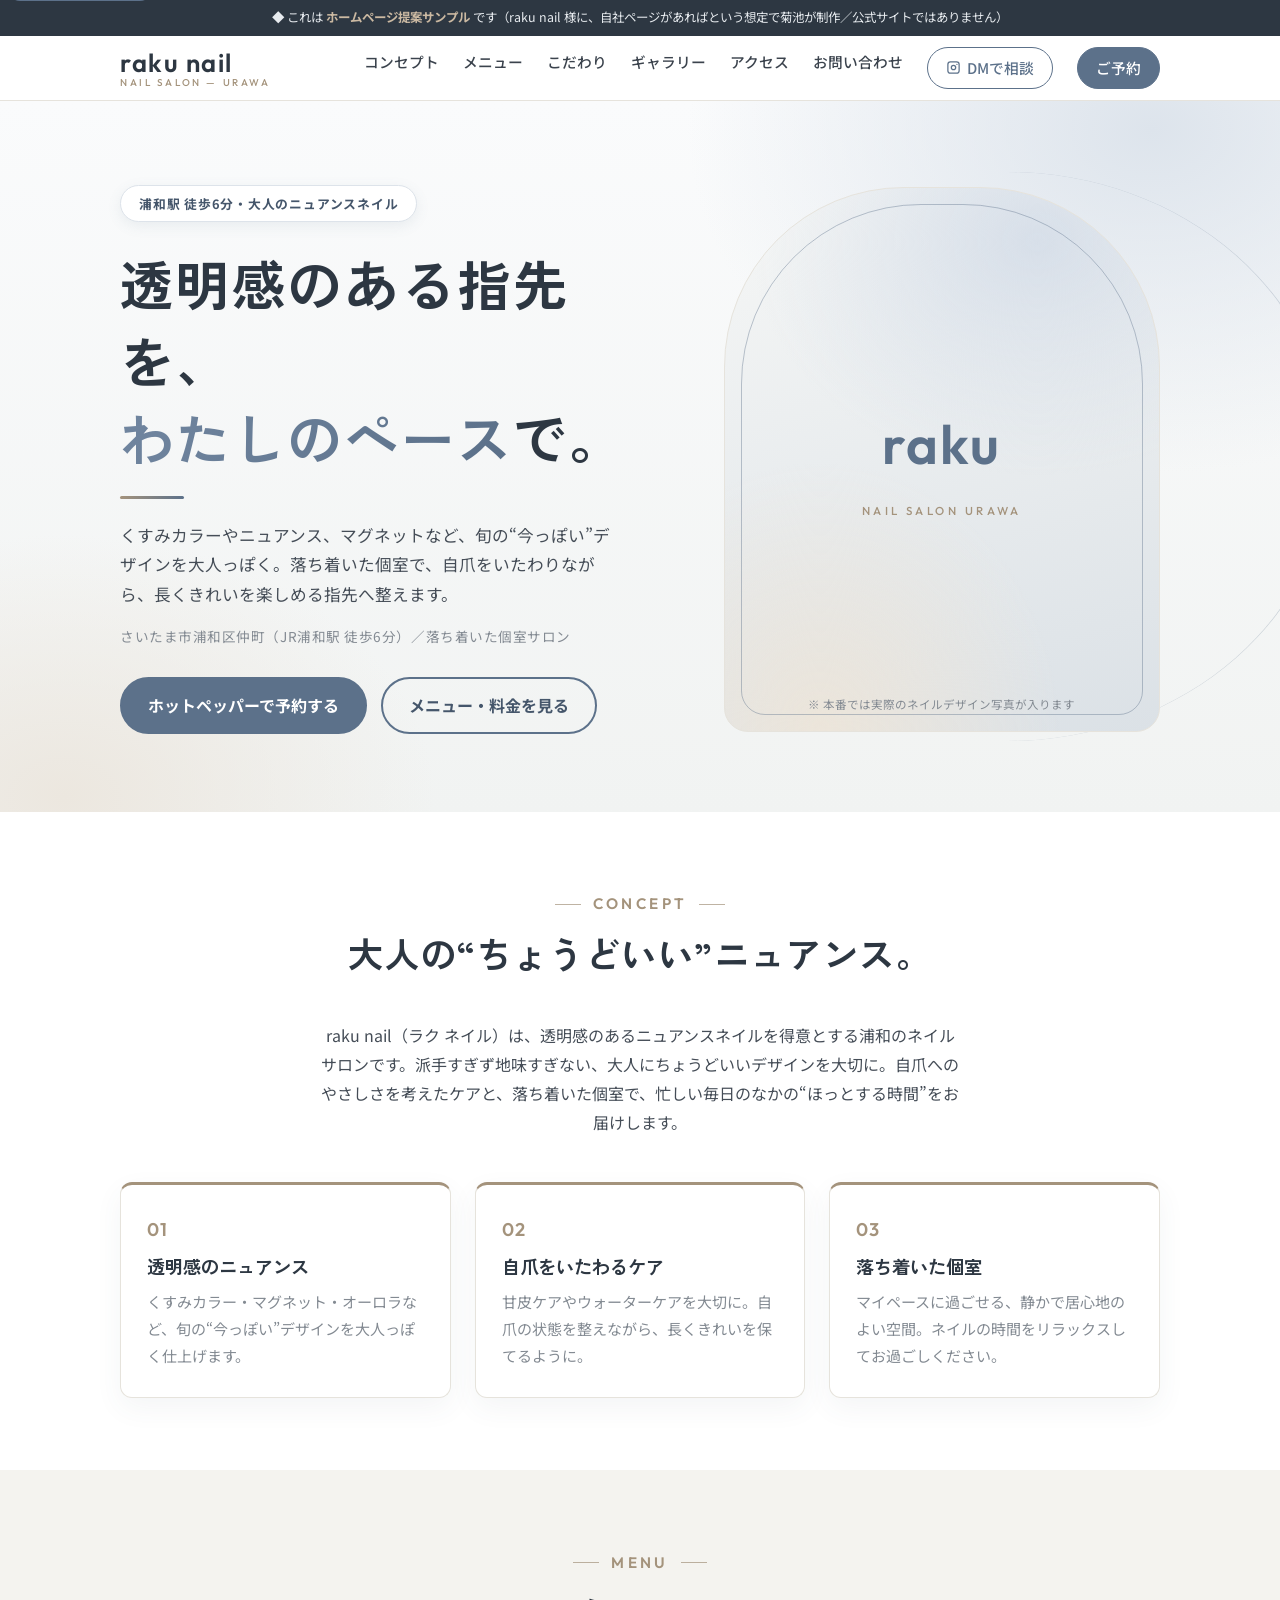
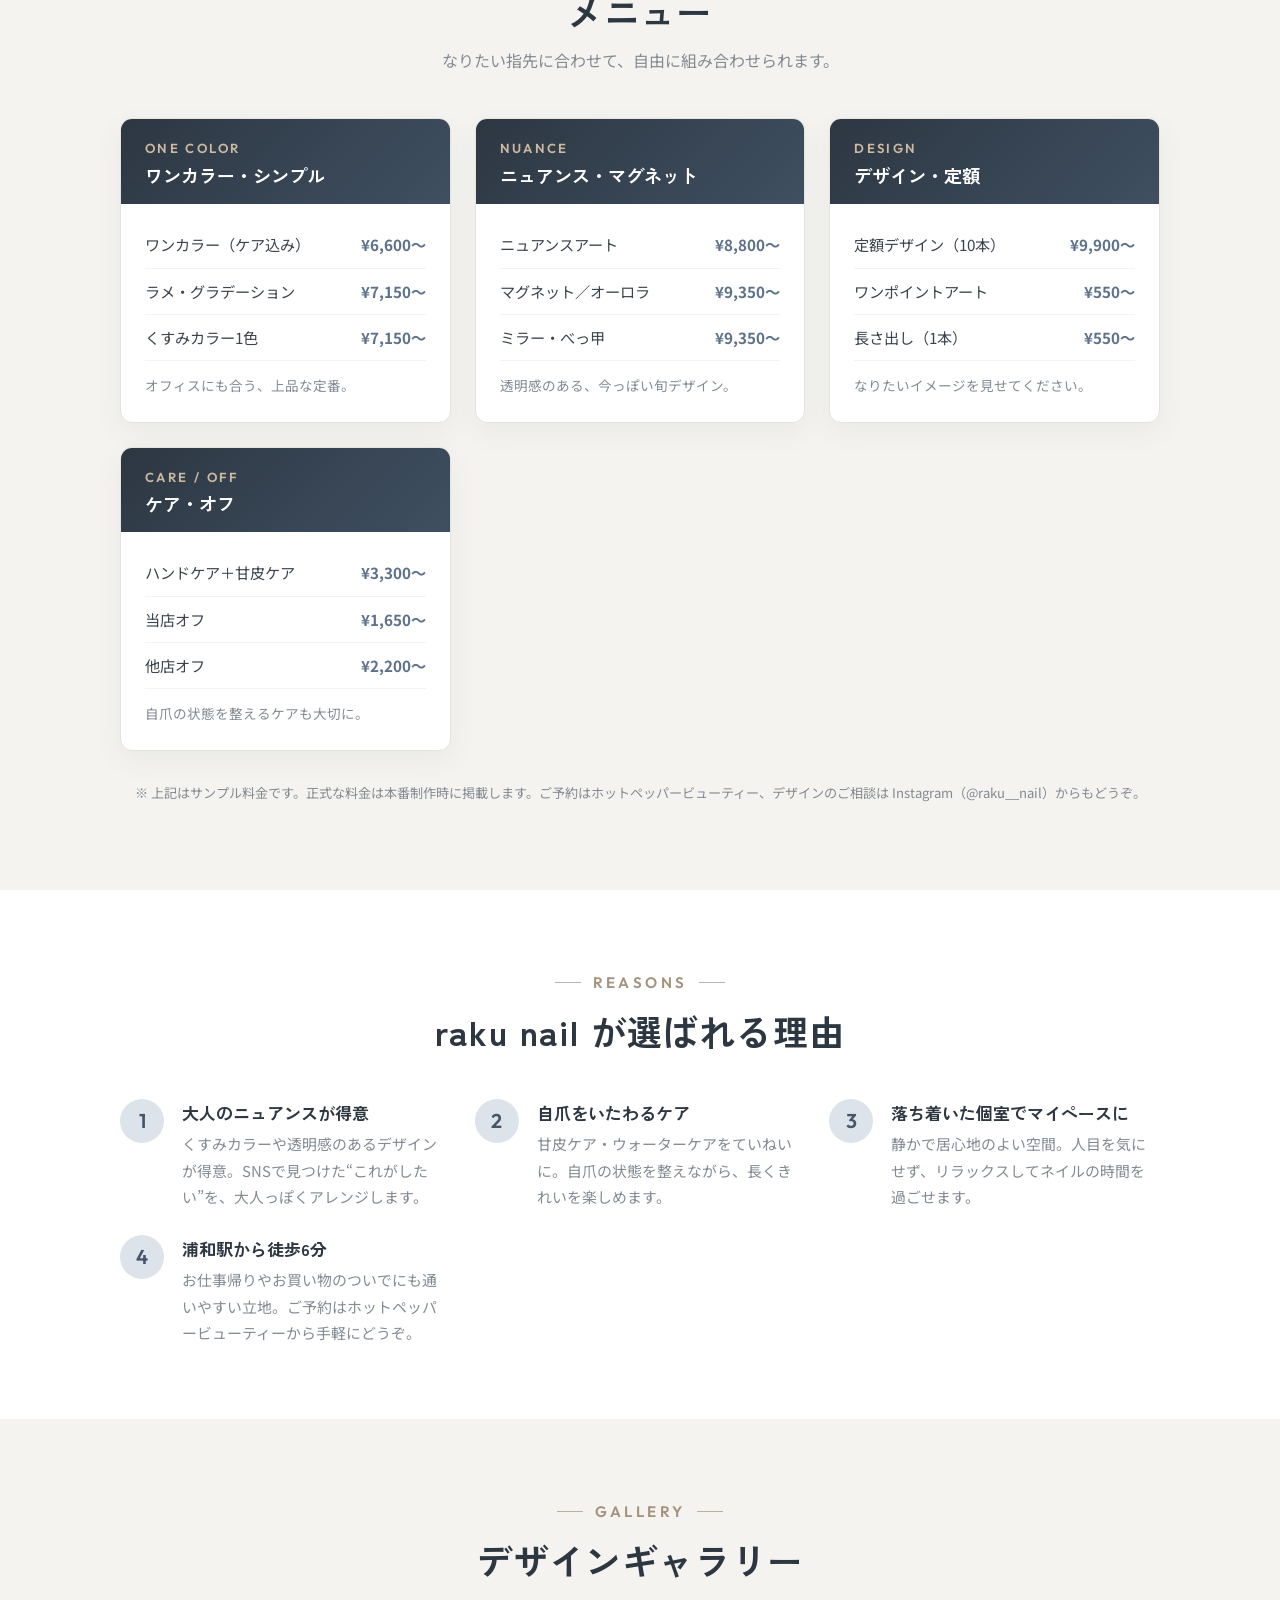
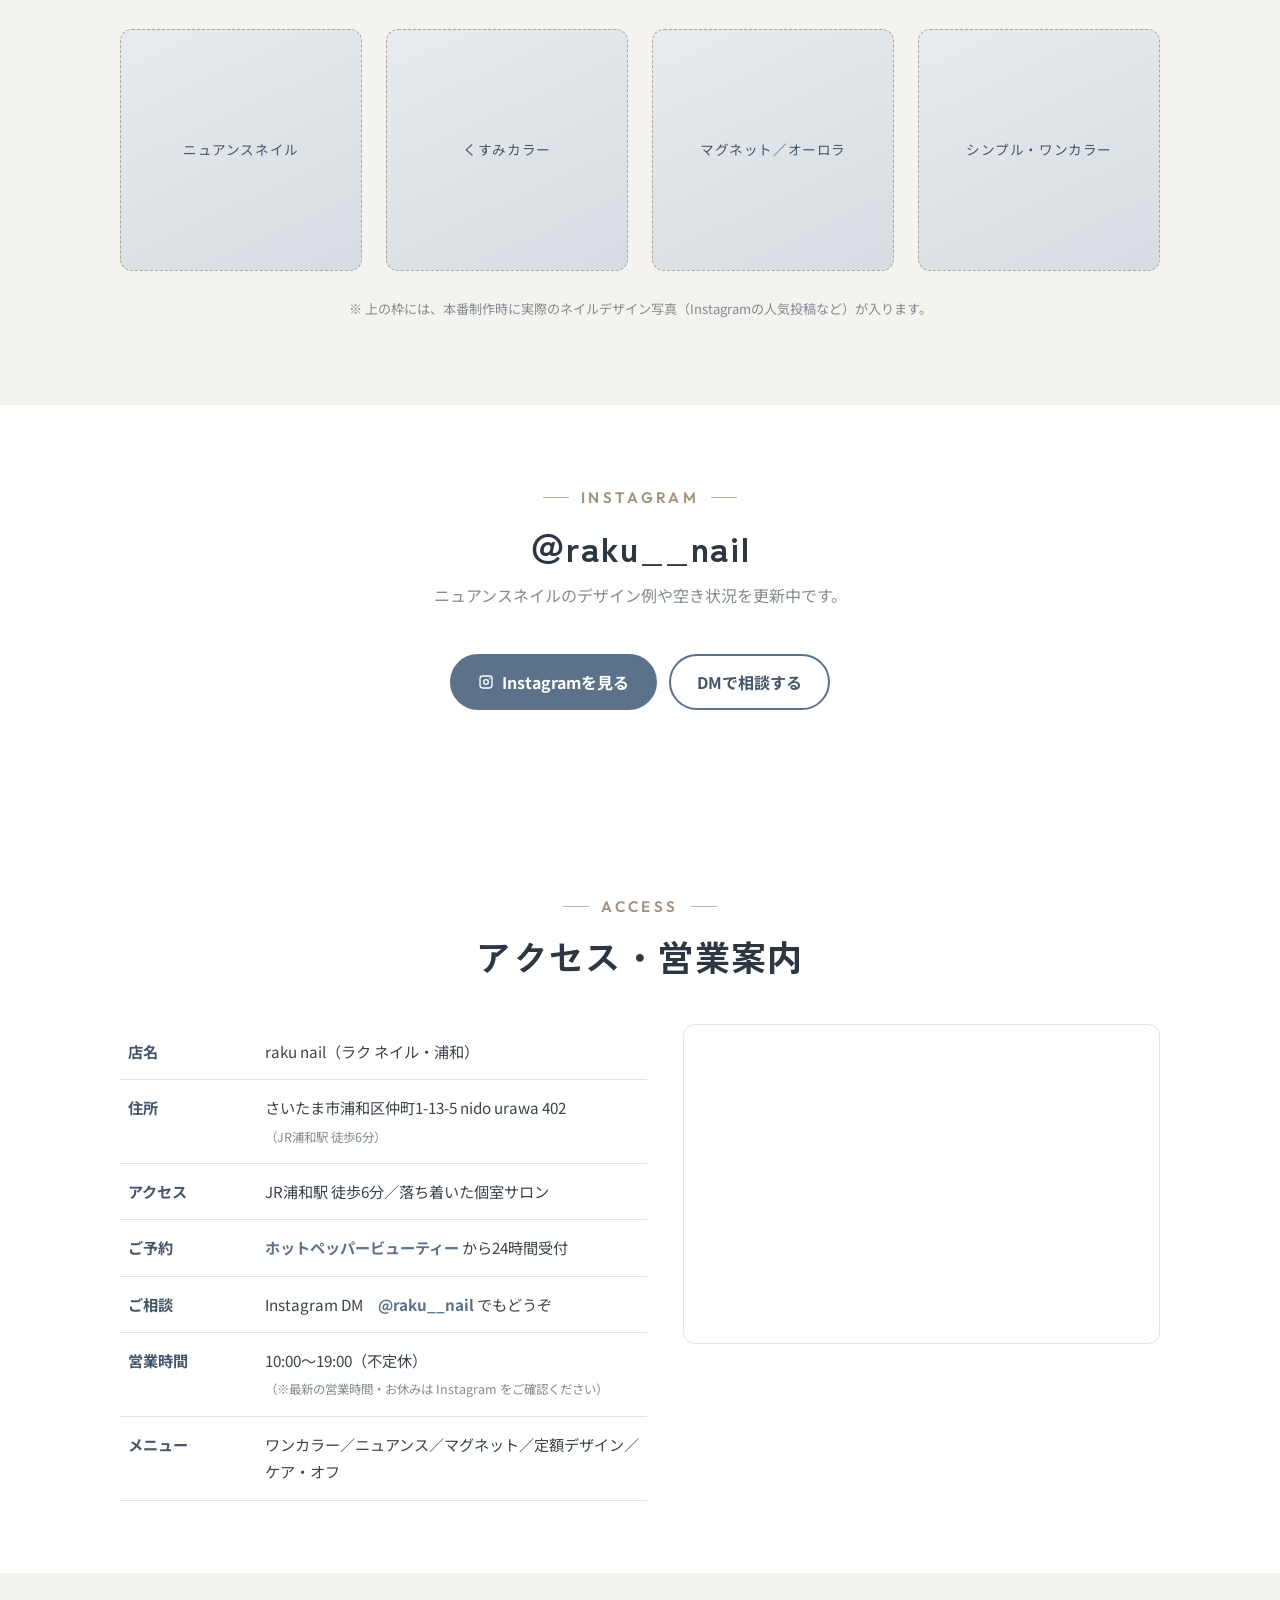
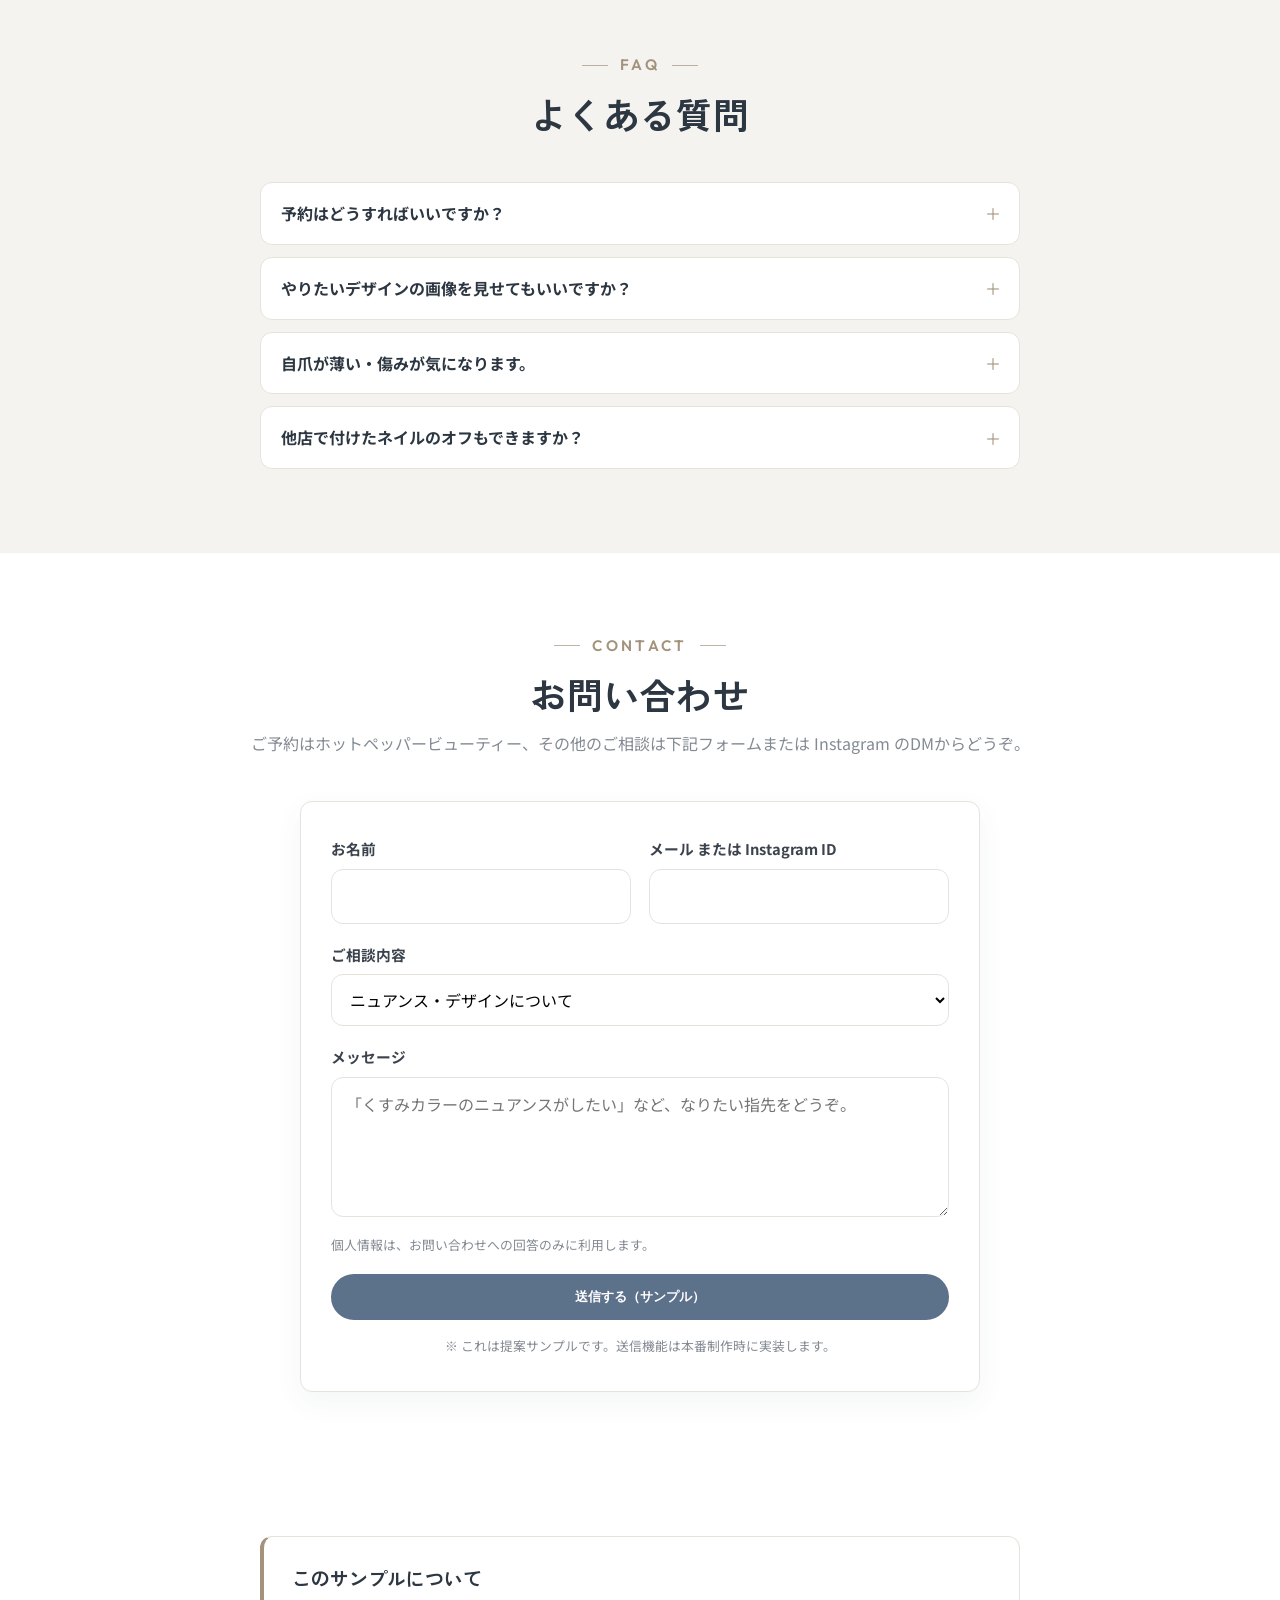
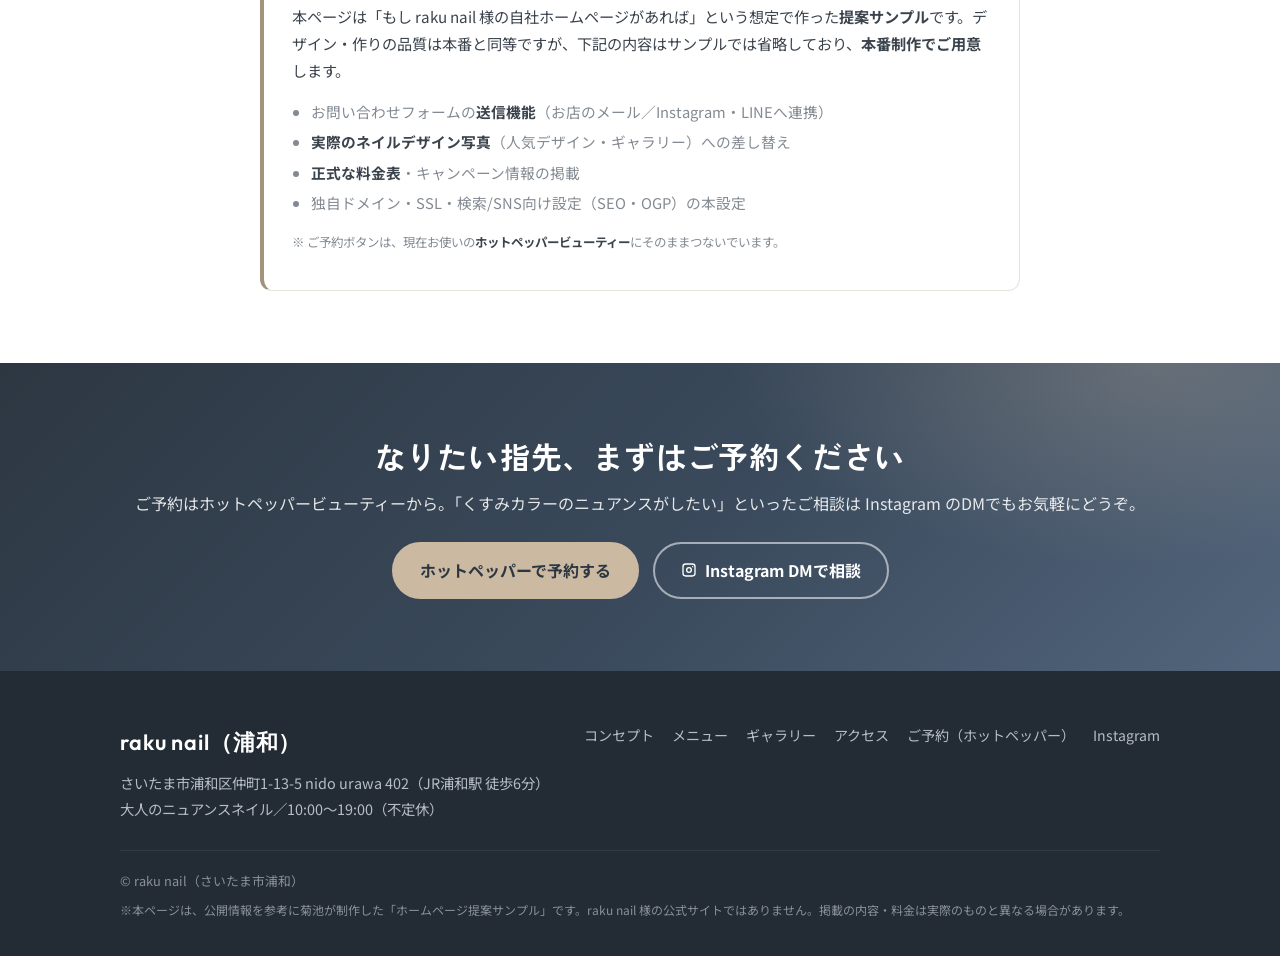
<file: index.html>
<!DOCTYPE html>
<html lang="ja">
<head>
<meta charset="UTF-8">
<meta name="viewport" content="width=device-width, initial-scale=1.0">
<title>raku nail 浦和｜大人のニュアンスネイル - ホームページ提案サンプル</title>
<meta name="description" content="浦和駅 徒歩6分、透明感のあるニュアンスネイルが得意な大人のネイルサロン「raku nail」。落ち着いた個室で、自爪をいたわりながら旬のデザインを長くきれいに。※これは提案用サンプルです。">
<meta name="robots" content="noindex">
<meta property="og:type" content="website">
<meta property="og:title" content="raku nail 浦和｜大人のニュアンスネイル">
<meta property="og:description" content="浦和駅 徒歩6分。透明感のあるニュアンスネイルを、落ち着いた個室で。自爪にやさしく旬のデザインを。※ホームページ提案サンプル">
<meta property="og:url" content="https://nkikuchisg-commits.github.io/raku-nail-lp/">
<meta property="og:image" content="https://nkikuchisg-commits.github.io/raku-nail-lp/og-image.png">
<meta property="og:image:width" content="1200">
<meta property="og:image:height" content="630">
<meta name="twitter:card" content="summary_large_image">
<meta name="twitter:image" content="https://nkikuchisg-commits.github.io/raku-nail-lp/og-image.png">
<link rel="preconnect" href="https://fonts.googleapis.com">
<link rel="preconnect" href="https://fonts.gstatic.com" crossorigin>
<link href="https://fonts.googleapis.com/css2?family=Zen+Kaku+Gothic+Antique:wght@500;700&family=Outfit:wght@500;600&family=Noto+Sans+JP:wght@400;500;700&display=swap" rel="stylesheet">
<link rel="stylesheet" href="base.css">
<link rel="stylesheet" href="theme.css">
<link rel="stylesheet" href="instagram.css">
</head>
<body>

<svg width="0" height="0" style="position:absolute" aria-hidden="true">
  <symbol id="ig" viewBox="0 0 24 24"><path d="M7 2h10a5 5 0 0 1 5 5v10a5 5 0 0 1-5 5H7a5 5 0 0 1-5-5V7a5 5 0 0 1 5-5zm0 2a3 3 0 0 0-3 3v10a3 3 0 0 0 3 3h10a3 3 0 0 0 3-3V7a3 3 0 0 0-3-3H7zm5 3.5A4.5 4.5 0 1 1 7.5 12 4.5 4.5 0 0 1 12 7.5zm0 2A2.5 2.5 0 1 0 14.5 12 2.5 2.5 0 0 0 12 9.5zM17.5 6a1 1 0 1 1-1 1 1 1 0 0 1 1-1z"/></symbol>
  <symbol id="line" viewBox="0 0 24 24"><path d="M12 3C6.48 3 2 6.66 2 11.17c0 4.03 3.55 7.41 8.35 8.05.32.07.77.21.88.49.1.25.06.64.03.9l-.14.85c-.04.25-.2.99.87.54s5.77-3.4 7.87-5.82C21.36 14.6 22 12.96 22 11.17 22 6.66 17.52 3 12 3zM8.1 13.6H6.02a.28.28 0 0 1-.28-.28V9.2a.28.28 0 0 1 .56 0v3.84H8.1a.28.28 0 0 1 0 .56zm1.13-.28a.28.28 0 0 1-.56 0V9.2a.28.28 0 0 1 .56 0v4.12zm4.6 0a.28.28 0 0 1-.19.27h-.09a.28.28 0 0 1-.23-.11l-2.11-2.86v2.7a.28.28 0 0 1-.56 0V9.2a.28.28 0 0 1 .19-.26h.09a.28.28 0 0 1 .22.11l2.12 2.86V9.2a.28.28 0 0 1 .56 0v4.12zm3.2-2.34a.28.28 0 0 1 0 .56h-1.51v.97h1.51a.28.28 0 0 1 0 .56h-1.79a.28.28 0 0 1-.28-.28V9.2a.28.28 0 0 1 .28-.28h1.79a.28.28 0 0 1 0 .56h-1.51v.97h1.51z"/></symbol>
</svg>

<a class="skip-link" href="#main">本文へスキップ</a>

<div class="sample-note">
  ◆ これは <b>ホームページ提案サンプル</b> です（raku nail 様に、自社ページがあればという想定で菊池が制作／公式サイトではありません）
</div>

<header class="site-header">
  <div class="container header-inner">
    <div class="brand">
      <span class="name">raku nail</span>
      <span class="sub">Nail Salon — Urawa</span>
    </div>
    <nav id="site-nav" class="nav" aria-label="メインメニュー">
      <ul>
        <li><a href="#concept">コンセプト</a></li>
        <li><a href="#menu">メニュー</a></li>
        <li><a href="#reasons">こだわり</a></li>
        <li><a href="#gallery">ギャラリー</a></li>
        <li><a href="#access">アクセス</a></li>
        <li><a href="#contact">お問い合わせ</a></li>
        <li><a class="nav-cta nav-cta--sub" href="https://www.instagram.com/raku__nail/" target="_blank" rel="noopener"><svg aria-hidden="true"><use href="#ig"/></svg>DMで相談</a></li>
        <li><a class="nav-cta" href="https://beauty.hotpepper.jp/kr/slnH000716329/" target="_blank" rel="noopener">ご予約</a></li>
      </ul>
    </nav>
    <button class="menu-toggle" aria-controls="site-nav" aria-expanded="false" aria-label="メニューを開く">
      <span></span><span></span><span></span>
    </button>
  </div>
</header>

<main id="main">

  <!-- HERO -->
  <section class="hero">
    <div class="hero-wave" aria-hidden="true"></div>
    <div class="container">
      <div class="hero-grid">
        <div>
          <span class="hero-badge">浦和駅 徒歩6分・大人のニュアンスネイル</span>
          <h1>透明感のある指先を、<br><span class="accent">わたしのペース</span>で。</h1>
          <div class="rule"></div>
          <p class="lead">くすみカラーやニュアンス、マグネットなど、旬の“今っぽい”デザインを大人っぽく。落ち着いた個室で、自爪をいたわりながら、長くきれいを楽しめる指先へ整えます。</p>
          <p class="meta">さいたま市浦和区仲町（JR浦和駅 徒歩6分）／落ち着いた個室サロン</p>
          <div class="hero-cta">
            <a class="btn" href="https://beauty.hotpepper.jp/kr/slnH000716329/" target="_blank" rel="noopener">ホットペッパーで予約する</a>
            <a class="btn btn--outline" href="#menu">メニュー・料金を見る</a>
          </div>
        </div>
        <div class="hero-art reveal" role="img" aria-label="raku nail イメージ（本番では実際のネイルデザイン写真が入ります）">
          <div class="mark"><span class="bc">raku</span><small>nail salon urawa</small></div>
          <div class="photo-note">※ 本番では実際のネイルデザイン写真が入ります</div>
        </div>
      </div>
    </div>
  </section>

  <!-- CONCEPT -->
  <section class="section" id="concept">
    <div class="container">
      <div class="sec-head center reveal">
        <span class="en">Concept</span>
        <h2>大人の“ちょうどいい”ニュアンス。</h2>
      </div>
      <p class="concept-lead reveal">raku nail（ラク ネイル）は、透明感のあるニュアンスネイルを得意とする浦和のネイルサロンです。派手すぎず地味すぎない、大人にちょうどいいデザインを大切に。自爪へのやさしさを考えたケアと、落ち着いた個室で、忙しい毎日のなかの“ほっとする時間”をお届けします。</p>
      <div class="grid" style="--min:260px">
        <div class="point reveal"><span class="no">01</span><h3>透明感のニュアンス</h3><p>くすみカラー・マグネット・オーロラなど、旬の“今っぽい”デザインを大人っぽく仕上げます。</p></div>
        <div class="point reveal"><span class="no">02</span><h3>自爪をいたわるケア</h3><p>甘皮ケアやウォーターケアを大切に。自爪の状態を整えながら、長くきれいを保てるように。</p></div>
        <div class="point reveal"><span class="no">03</span><h3>落ち着いた個室</h3><p>マイペースに過ごせる、静かで居心地のよい空間。ネイルの時間をリラックスしてお過ごしください。</p></div>
      </div>
    </div>
  </section>

  <!-- MENU -->
  <section class="section section--alt" id="menu">
    <div class="container">
      <div class="sec-head center reveal">
        <span class="en">Menu</span>
        <h2>メニュー</h2>
        <p>なりたい指先に合わせて、自由に組み合わせられます。</p>
      </div>
      <div class="grid" style="--min:280px">
        <div class="m-card reveal">
          <div class="m-top"><span class="en">One Color</span><h3>ワンカラー・シンプル</h3></div>
          <div class="m-body">
            <ul>
              <li><span>ワンカラー（ケア込み）</span><span class="price">¥6,600〜</span></li>
              <li><span>ラメ・グラデーション</span><span class="price">¥7,150〜</span></li>
              <li><span>くすみカラー1色</span><span class="price">¥7,150〜</span></li>
            </ul>
            <p class="m-note">オフィスにも合う、上品な定番。</p>
          </div>
        </div>
        <div class="m-card reveal">
          <div class="m-top"><span class="en">Nuance</span><h3>ニュアンス・マグネット</h3></div>
          <div class="m-body">
            <ul>
              <li><span>ニュアンスアート</span><span class="price">¥8,800〜</span></li>
              <li><span>マグネット／オーロラ</span><span class="price">¥9,350〜</span></li>
              <li><span>ミラー・べっ甲</span><span class="price">¥9,350〜</span></li>
            </ul>
            <p class="m-note">透明感のある、今っぽい旬デザイン。</p>
          </div>
        </div>
        <div class="m-card reveal">
          <div class="m-top"><span class="en">Design</span><h3>デザイン・定額</h3></div>
          <div class="m-body">
            <ul>
              <li><span>定額デザイン（10本）</span><span class="price">¥9,900〜</span></li>
              <li><span>ワンポイントアート</span><span class="price">¥550〜</span></li>
              <li><span>長さ出し（1本）</span><span class="price">¥550〜</span></li>
            </ul>
            <p class="m-note">なりたいイメージを見せてください。</p>
          </div>
        </div>
        <div class="m-card reveal">
          <div class="m-top"><span class="en">Care / Off</span><h3>ケア・オフ</h3></div>
          <div class="m-body">
            <ul>
              <li><span>ハンドケア＋甘皮ケア</span><span class="price">¥3,300〜</span></li>
              <li><span>当店オフ</span><span class="price">¥1,650〜</span></li>
              <li><span>他店オフ</span><span class="price">¥2,200〜</span></li>
            </ul>
            <p class="m-note">自爪の状態を整えるケアも大切に。</p>
          </div>
        </div>
      </div>
      <p class="price-caption">※ 上記はサンプル料金です。正式な料金は本番制作時に掲載します。ご予約はホットペッパービューティー、デザインのご相談は Instagram（@raku__nail）からもどうぞ。</p>
    </div>
  </section>

  <!-- REASONS -->
  <section class="section" id="reasons">
    <div class="container">
      <div class="sec-head center reveal">
        <span class="en">Reasons</span>
        <h2>raku nail が選ばれる理由</h2>
      </div>
      <div class="grid" style="--min:300px">
        <div class="reason reveal"><div class="num">1</div><div><h3>大人のニュアンスが得意</h3><p>くすみカラーや透明感のあるデザインが得意。SNSで見つけた“これがしたい”を、大人っぽくアレンジします。</p></div></div>
        <div class="reason reveal"><div class="num">2</div><div><h3>自爪をいたわるケア</h3><p>甘皮ケア・ウォーターケアをていねいに。自爪の状態を整えながら、長くきれいを楽しめます。</p></div></div>
        <div class="reason reveal"><div class="num">3</div><div><h3>落ち着いた個室でマイペースに</h3><p>静かで居心地のよい空間。人目を気にせず、リラックスしてネイルの時間を過ごせます。</p></div></div>
        <div class="reason reveal"><div class="num">4</div><div><h3>浦和駅から徒歩6分</h3><p>お仕事帰りやお買い物のついでにも通いやすい立地。ご予約はホットペッパービューティーから手軽にどうぞ。</p></div></div>
      </div>
    </div>
  </section>

  <!-- GALLERY -->
  <section class="section section--alt" id="gallery">
    <div class="container">
      <div class="sec-head center reveal">
        <span class="en">Gallery</span>
        <h2>デザインギャラリー</h2>
      </div>
      <div class="grid" style="--min:180px">
        <div class="gallery-tile reveal">ニュアンスネイル</div>
        <div class="gallery-tile reveal">くすみカラー</div>
        <div class="gallery-tile reveal">マグネット／オーロラ</div>
        <div class="gallery-tile reveal">シンプル・ワンカラー</div>
      </div>
      <p class="gallery-note">※ 上の枠には、本番制作時に実際のネイルデザイン写真（Instagramの人気投稿など）が入ります。</p>
    </div>
  </section>

  <!-- INSTAGRAM -->
  <section class="section" id="instagram" aria-labelledby="ig-title">
    <div class="container">
      <div class="sec-head center reveal">
        <span class="en">Instagram</span>
        <h2 id="ig-title">＠raku__nail</h2>
        <p>ニュアンスネイルのデザイン例や空き状況を更新中です。</p>
      </div>
      <div class="ig-actions reveal" style="justify-content:center">
        <a class="btn" href="https://www.instagram.com/raku__nail/" target="_blank" rel="noopener"><svg aria-hidden="true"><use href="#ig"/></svg>Instagramを見る</a>
        <a class="btn btn--outline" href="https://www.instagram.com/raku__nail/" target="_blank" rel="noopener">DMで相談する</a>
      </div>
      <!-- ② 人気投稿の埋め込み -->
      <div class="ig-embeds reveal">
        <blockquote class="instagram-media" data-instgrm-captioned
          data-instgrm-permalink="https://www.instagram.com/p/C-bwbs4PtgV/" data-instgrm-version="14"></blockquote>
        <blockquote class="instagram-media" data-instgrm-captioned
          data-instgrm-permalink="https://www.instagram.com/p/DanMHZrGZR1/" data-instgrm-version="14"></blockquote>
      </div>
    </div>
  </section>

  <!-- ACCESS -->
  <section class="section" id="access">
    <div class="container">
      <div class="sec-head center reveal">
        <span class="en">Access</span>
        <h2>アクセス・営業案内</h2>
      </div>
      <div class="access-grid">
        <div class="reveal">
          <table class="info-table">
            <tbody>
              <tr><th>店名</th><td>raku nail（ラク ネイル・浦和）</td></tr>
              <tr><th>住所</th><td>さいたま市浦和区仲町1-13-5 nido urawa 402<br><span class="small-note">（JR浦和駅 徒歩6分）</span></td></tr>
              <tr><th>アクセス</th><td>JR浦和駅 徒歩6分／落ち着いた個室サロン</td></tr>
              <tr><th>ご予約</th><td><a href="https://beauty.hotpepper.jp/kr/slnH000716329/" target="_blank" rel="noopener">ホットペッパービューティー</a> から24時間受付</td></tr>
              <tr><th>ご相談</th><td>Instagram DM　<a href="https://www.instagram.com/raku__nail/" target="_blank" rel="noopener">@raku__nail</a> でもどうぞ</td></tr>
              <tr><th>営業時間</th><td>10:00〜19:00（不定休）<br><span class="small-note">（※最新の営業時間・お休みは Instagram をご確認ください）</span></td></tr>
              <tr><th>メニュー</th><td>ワンカラー／ニュアンス／マグネット／定額デザイン／ケア・オフ</td></tr>
            </tbody>
          </table>
        </div>
        <div class="reveal">
          <iframe class="map-frame" loading="lazy" referrerpolicy="no-referrer-when-downgrade"
            src="https://maps.google.com/maps?q=%E6%B5%A6%E5%92%8C%E5%8C%BA%E4%BB%B2%E7%94%BA1-13-5&output=embed"
            title="浦和区仲町 周辺の地図"></iframe>
        </div>
      </div>
    </div>
  </section>

  <!-- FAQ -->
  <section class="section section--alt" id="faq">
    <div class="container">
      <div class="sec-head center reveal">
        <span class="en">FAQ</span>
        <h2>よくある質問</h2>
      </div>
      <div class="faq reveal">
        <details class="faq-item">
          <summary>予約はどうすればいいですか？</summary>
          <div class="a"><b>ホットペッパービューティーから24時間ご予約いただけます。</b>ご希望の日時・メニューを選んでそのままご予約いただけます。デザインの相談だけでも、Instagram のDMからお気軽にどうぞ。</div>
        </details>
        <details class="faq-item">
          <summary>やりたいデザインの画像を見せてもいいですか？</summary>
          <div class="a"><b>はい、ぜひお持ちください。</b>「これがしたい」を見せていただくのが一番スムーズです。くすみカラーやニュアンスなど、あなたの手に似合う大人っぽいアレンジでご提案します。</div>
        </details>
        <details class="faq-item">
          <summary>自爪が薄い・傷みが気になります。</summary>
          <div class="a"><b>自爪をいたわるケアを大切にしているので、状態を見ながらていねいに施術します。</b>甘皮ケアやウォーターケアで整えつつ、負担の少ない方法をご提案します。気になる点はご相談ください。</div>
        </details>
        <details class="faq-item">
          <summary>他店で付けたネイルのオフもできますか？</summary>
          <div class="a"><b>はい、他店で付けられたジェルのオフも承っています。</b>爪の状態を確認しながら丁寧にオフします。オフだけのご利用も歓迎です。お気軽にご相談ください。</div>
        </details>
      </div>
    </div>
  </section>

  <!-- CONTACT -->
  <section class="section" id="contact">
    <div class="container">
      <div class="sec-head center reveal">
        <span class="en">Contact</span>
        <h2>お問い合わせ</h2>
        <p>ご予約はホットペッパービューティー、その他のご相談は下記フォームまたは Instagram のDMからどうぞ。</p>
      </div>
      <div class="form-wrap reveal">
        <p id="form-msg" class="form-msg" role="status" tabindex="-1" hidden>ありがとうございます。これは提案サンプルのため送信は行われません（本番では入力内容がお店に届くよう実装します）。</p>
        <form id="contact-form" novalidate>
          <div class="form-row">
            <div class="field">
              <label for="cf-name">お名前</label>
              <input id="cf-name" name="name" type="text" autocomplete="name" required>
            </div>
            <div class="field">
              <label for="cf-contact">メール または Instagram ID</label>
              <input id="cf-contact" name="contact" type="text" autocomplete="email" required>
            </div>
          </div>
          <div class="field">
            <label for="cf-menu">ご相談内容</label>
            <select id="cf-menu" name="menu">
              <option>ニュアンス・デザインについて</option>
              <option>ワンカラー・シンプルについて</option>
              <option>自爪ケア・オフについて</option>
              <option>料金・予約について</option>
              <option>その他</option>
            </select>
          </div>
          <div class="field">
            <label for="cf-msg">メッセージ</label>
            <textarea id="cf-msg" name="message" placeholder="「くすみカラーのニュアンスがしたい」など、なりたい指先をどうぞ。"></textarea>
            <p class="form-hint">個人情報は、お問い合わせへの回答のみに利用します。</p>
          </div>
          <button class="btn" type="submit" style="width:100%">送信する（サンプル）</button>
          <p class="form-note">※ これは提案サンプルです。送信機能は本番制作時に実装します。</p>
        </form>
      </div>
    </div>
  </section>

  <!-- 本番で実装する機能（注意書き） -->
  <section class="section" id="about-sample">
    <div class="container">
      <div class="prod-note reveal">
        <h3>このサンプルについて</h3>
        <p class="lead">本ページは「もし raku nail 様の自社ホームページがあれば」という想定で作った<b>提案サンプル</b>です。デザイン・作りの品質は本番と同等ですが、下記の内容はサンプルでは省略しており、<b>本番制作でご用意</b>します。</p>
        <ul>
          <li>お問い合わせフォームの<b>送信機能</b>（お店のメール／Instagram・LINEへ連携）</li>
          <li><b>実際のネイルデザイン写真</b>（人気デザイン・ギャラリー）への差し替え</li>
          <li><b>正式な料金表</b>・キャンペーン情報の掲載</li>
          <li>独自ドメイン・SSL・検索/SNS向け設定（SEO・OGP）の本設定</li>
        </ul>
        <p class="small-note" style="margin-top:14px">※ ご予約ボタンは、現在お使いの<b>ホットペッパービューティー</b>にそのままつないでいます。</p>
      </div>
    </div>
  </section>

  <!-- CTA -->
  <section class="section cta-band">
    <div class="container">
      <h2>なりたい指先、まずはご予約ください</h2>
      <p>ご予約はホットペッパービューティーから。「くすみカラーのニュアンスがしたい」といったご相談は Instagram のDMでもお気軽にどうぞ。</p>
      <div class="cta-actions">
        <a class="btn" href="https://beauty.hotpepper.jp/kr/slnH000716329/" target="_blank" rel="noopener">ホットペッパーで予約する</a>
        <a class="btn btn--ghost" href="https://www.instagram.com/raku__nail/" target="_blank" rel="noopener"><svg aria-hidden="true"><use href="#ig"/></svg>Instagram DMで相談</a>
      </div>
    </div>
  </section>

</main>

<footer>
  <div class="container">
    <div class="foot-top">
      <div>
        <div class="name">raku nail（浦和）</div>
        <div>さいたま市浦和区仲町1-13-5 nido urawa 402（JR浦和駅 徒歩6分）<br>大人のニュアンスネイル／10:00〜19:00（不定休）</div>
      </div>
      <div class="foot-links">
        <a href="#concept">コンセプト</a>
        <a href="#menu">メニュー</a>
        <a href="#gallery">ギャラリー</a>
        <a href="#access">アクセス</a>
        <a href="https://beauty.hotpepper.jp/kr/slnH000716329/" target="_blank" rel="noopener">ご予約（ホットペッパー）</a>
        <a href="https://www.instagram.com/raku__nail/" target="_blank" rel="noopener">Instagram</a>
      </div>
    </div>
    <div class="foot-bottom">
      © raku nail（さいたま市浦和）
      <div class="disc">※本ページは、公開情報を参考に菊池が制作した「ホームページ提案サンプル」です。raku nail 様の公式サイトではありません。掲載の内容・料金は実際のものと異なる場合があります。</div>
    </div>
  </div>
</footer>

<script src="app.js"></script>
<script src="instagram.js" defer></script>
</body>
</html>
</file>
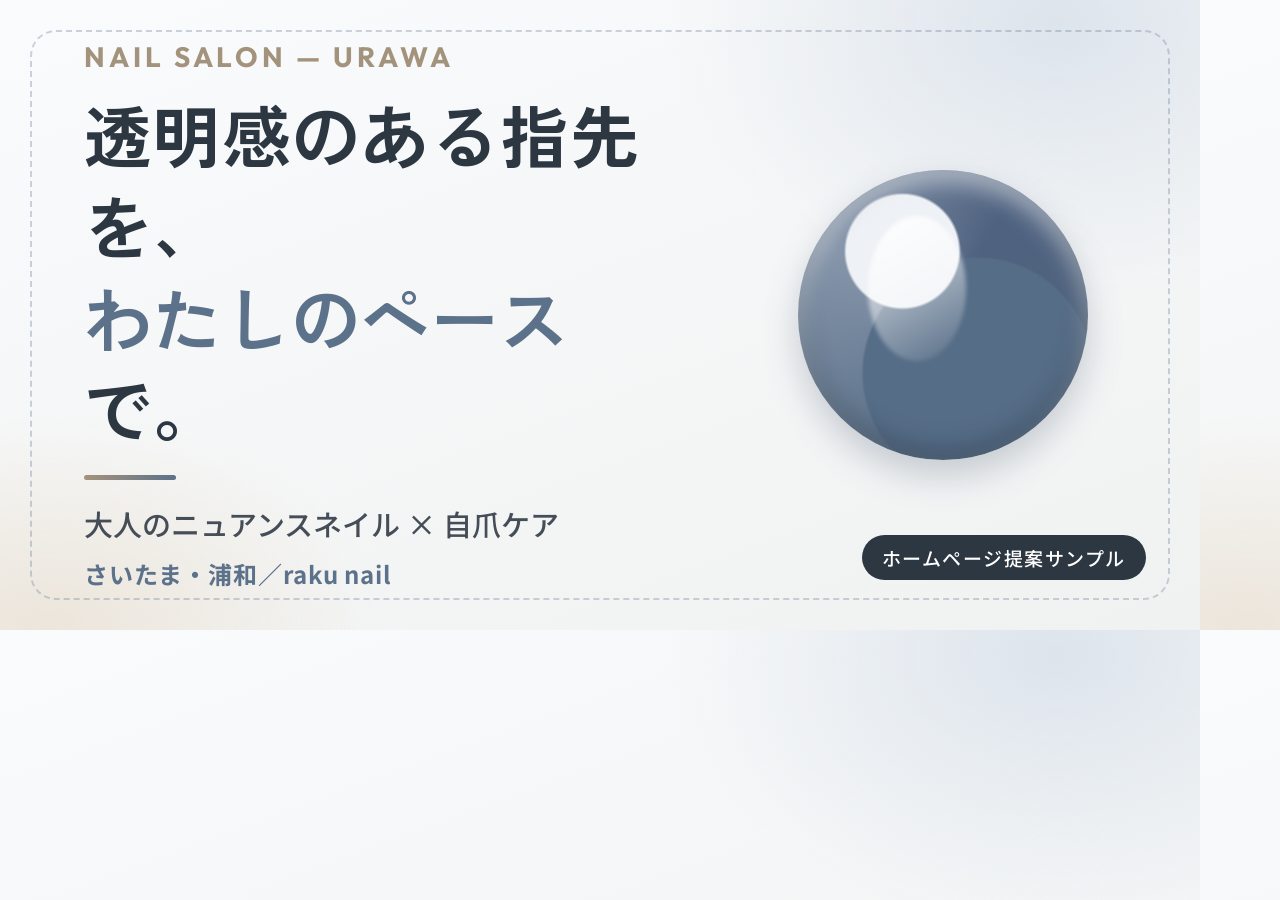
<file: og-image.html>
<!DOCTYPE html>
<html lang="ja">
<head>
<meta charset="UTF-8">
<title>raku nail — OGP banner</title>
<link rel="preconnect" href="https://fonts.googleapis.com">
<link rel="preconnect" href="https://fonts.gstatic.com" crossorigin>
<link href="https://fonts.googleapis.com/css2?family=Zen+Kaku+Gothic+Antique:wght@500;700&family=Outfit:wght@600;700&family=Noto+Sans+JP:wght@400;500;700&display=swap" rel="stylesheet">
<style>
  * { margin: 0; padding: 0; box-sizing: border-box; }
  :root { --brand:#5c718a; --dark:#2d3742; --greige:#a4937c; --text:#3b434d; }
  html, body { width: 1200px; height: 630px; }
  body {
    font-family: "Zen Kaku Gothic Antique","Noto Sans JP",sans-serif; color: var(--text);
    background:
      radial-gradient(58% 78% at 88% 4%, #dde4ec 0%, transparent 56%),
      radial-gradient(54% 66% at 4% 100%, #ece5da 0%, transparent 52%),
      linear-gradient(160deg, #fafbfc 0%, #f0f2f2 100%);
    display: flex; align-items: center; position: relative; overflow: hidden;
  }
  .frame { position: absolute; inset: 30px; border: 2px dashed rgba(92,113,138,.3); border-radius: 26px; }
  .inner { position: relative; padding: 0 84px; max-width: 780px; }
  .en { font-family:"Outfit",sans-serif; font-weight:700; letter-spacing:.14em; text-transform:uppercase; color:var(--greige); font-size:28px; margin-bottom:14px; }
  h1 { font-family:"Zen Kaku Gothic Antique",sans-serif; font-weight:700; color:var(--dark); font-size:68px; letter-spacing:.02em; line-height:1.34; margin-bottom:22px; }
  h1 b { color: var(--brand); }
  .rule { width: 92px; height: 5px; border-radius: 6px; background: linear-gradient(90deg, var(--greige), var(--brand)); margin-bottom: 22px; }
  .tag { font-size: 29px; color: #454d57; font-weight: 500; margin-bottom: 12px; font-family:"Noto Sans JP",sans-serif; }
  .area { font-size: 24px; color: var(--brand); letter-spacing: .04em; font-weight: 700; font-family:"Noto Sans JP",sans-serif; }
  .orb {
    position: absolute; right: 112px; top: 50%; transform: translateY(-50%);
    width: 290px; height: 290px; border-radius: 50%;
    background:
      radial-gradient(circle at 36% 28%, #eef1f5 0 20%, transparent 21%),
      radial-gradient(circle at 62% 70%, #566d87 0 42%, transparent 43%),
      conic-gradient(from 210deg, #62778f, #8494a9, #4f6280, #4f647d, #62778f);
    box-shadow: inset 0 -10px 24px rgba(30,42,56,.4), inset 0 12px 22px rgba(238,241,245,.6), 0 16px 34px rgba(69,86,107,.26);
  }
  .orb::after { content:""; position:absolute; left:24%; top:16%; width:34%; height:50%; border-radius:50%; background: linear-gradient(150deg, rgba(255,255,255,.9), rgba(255,255,255,0)); filter: blur(2px); }
  .badge { position: absolute; right: 54px; bottom: 50px; background: var(--dark); color: #fff; font-size: 19px; letter-spacing: .08em; font-weight: 500; padding: 9px 20px; border-radius: 999px; font-family:"Noto Sans JP",sans-serif; }
</style>
</head>
<body>
  <div class="frame"></div>
  <div class="inner">
    <div class="en">Nail Salon — Urawa</div>
    <h1>透明感のある指先を、<br><b>わたしのペース</b>で。</h1>
    <div class="rule"></div>
    <div class="tag">大人のニュアンスネイル × 自爪ケア</div>
    <div class="area">さいたま・浦和／raku nail</div>
  </div>
  <div class="orb" aria-hidden="true"></div>
  <div class="badge">ホームページ提案サンプル</div>
</body>
</html>
</file>
<file: base.css>
/* =============================================================
   base.css  —  品質スカフォールド（デザイン中立）
   -------------------------------------------------------------
   これは「見た目」ではなく「作りの丁寧さ（品質の下限）」を共有する土台。
   ・色やレイアウトはここでは決めない → 各プロジェクトで毎回設計する
   ・ここに入っているのは：リセット / 色トークンの空枠 / アクセシビリティ /
     コンテナ / レスポンシブ・グリッドの仕組み / フォームの作り込み だけ
   使い方：このファイルを読み込み、下の「1. 色トークン」を毎回埋めてから、
           プロジェクト専用の theme.css（カード・ヒーロー等の見た目）を別に書く。
   ============================================================= */

/* ===== 1. 色トークン（★毎回ここだけ変える。今は無彩色のプレースホルダ） ===== */
:root {
  /* ブランド色（TODO: このプロジェクトの色に変更する） */
  --brand:        #444;      /* 主役の色（ボタン・見出し等） */
  --brand-dark:   #222;      /* hover・濃いめ */
  --brand-light:  #eee;      /* 淡い背景・フォーカスの輪郭 */
  --accent-bg:    #f6f6f6;   /* 交互セクションの背景 */

  /* 文字・罫線（通常はこのままでOK） */
  --text:  #232323;
  --muted: #6b6b6b;
  --line:  #e3e3df;
  --white: #fff;

  /* レイアウト・共通値 */
  --max:     1080px;   /* コンテンツ最大幅 */
  --gap:     24px;     /* 標準の余白 */
  --radius:  8px;      /* 角丸 */
  --tap:     44px;     /* 指で押せる最小サイズ（アクセシビリティ） */
  --font:    "Noto Sans JP", system-ui, sans-serif;
}

/* ===== 2. リセット・土台 ===== */
* { box-sizing: border-box; }
html { -webkit-text-size-adjust: 100%; }
body {
  margin: 0;
  font-family: var(--font);
  color: var(--text);
  line-height: 1.8;
  background: var(--white);
}
img, svg, video { max-width: 100%; height: auto; display: block; }
a { color: var(--brand-dark); text-decoration: none; }
a:hover { text-decoration: underline; }
h1, h2, h3 { line-height: 1.4; }

/* ===== 3. アクセシビリティ（“ちゃんと作った感”が出る所） ===== */
/* キーボード操作時だけ見えるフォーカスの輪郭 */
:focus-visible { outline: 3px solid var(--brand); outline-offset: 2px; }
/* 画面には出さず読み上げ用に残す（skipリンク等） */
.visually-hidden {
  position: absolute; width: 1px; height: 1px; overflow: hidden;
  clip: rect(0 0 0 0); white-space: nowrap;
}
/* 本文へ飛ぶスキップリンク（Tabで最初に出る） */
.skip-link {
  position: absolute; left: 8px; top: -48px; z-index: 200;
  background: var(--brand); color: #fff; padding: 10px 16px; border-radius: var(--radius);
  transition: top .2s;
}
.skip-link:focus { top: 8px; text-decoration: none; }
/* 動きを減らす設定の人にはアニメを止める */
@media (prefers-reduced-motion: reduce) {
  * { animation: none !important; transition: none !important; scroll-behavior: auto !important; }
}

/* ===== 4. レイアウト部品（見た目ではなく“仕組み”） ===== */
.container { width: 100%; max-width: var(--max); margin: 0 auto; padding: 0 20px; }
.section  { padding: 72px 0; }
.section--alt { background: var(--accent-bg); }

/* 自動で列が折り返すグリッド（ブレイクポイント不要でスマホでも崩れない）
   1枚の最小幅を --min で調整（既定 280px）。狭くなると自動で1列になる。 */
.grid {
  display: grid;
  gap: var(--gap);
  grid-template-columns: repeat(auto-fit, minmax(min(100%, var(--min, 280px)), 1fr));
}

/* ===== 5. ボタン（色はトークン任せ・最低限の押しやすさだけ担保） ===== */
.btn {
  display: inline-flex; align-items: center; justify-content: center;
  min-height: var(--tap); padding: 12px 26px;
  border-radius: var(--radius); font-weight: 700;
  background: var(--brand); color: #fff; border: 2px solid var(--brand);
  cursor: pointer; transition: background .2s, color .2s;
}
.btn:hover { background: var(--brand-dark); border-color: var(--brand-dark); text-decoration: none; color: #fff; }
.btn--outline { background: transparent; color: var(--brand-dark); }
.btn--outline:hover { background: var(--brand); color: #fff; }

/* ===== 6. フォーム（入力の作り込み＝フォーカスリング・押しやすさ） ===== */
label { display: block; font-weight: 700; margin-bottom: 6px; }
input, textarea, select {
  width: 100%; min-height: var(--tap); padding: 12px 14px;
  border: 1px solid var(--line); border-radius: var(--radius);
  font: inherit; background: #fff;
}
textarea { min-height: 140px; }
input:focus, textarea:focus, select:focus {
  outline: none; border-color: var(--brand);
  box-shadow: 0 0 0 3px var(--brand-light);   /* ブランド色の淡い輪郭 */
}

/* ===== 7. ヘッダー＋ハンバーガー（“実際に動く”ナビの仕組み） ===== */
/* 見た目は最小限。色はトークン。開閉の動作は app.js が担当。 */
.site-header {
  position: sticky; top: 0; z-index: 100;
  background: rgba(255,255,255,.96); backdrop-filter: blur(4px);
  border-bottom: 1px solid var(--line);
}
.header-inner { display: flex; align-items: center; justify-content: space-between; min-height: 64px; }
.nav ul { list-style: none; display: flex; gap: 24px; margin: 0; padding: 0; }
.nav a { color: var(--text); font-weight: 500; }

.menu-toggle {
  display: none; width: var(--tap); height: var(--tap);
  background: none; border: 0; padding: 10px; cursor: pointer;
}
.menu-toggle span { display: block; height: 2px; background: var(--text); margin: 5px 0; transition: .3s; }
.menu-toggle[aria-expanded="true"] span:nth-child(1) { transform: translateY(7px) rotate(45deg); }
.menu-toggle[aria-expanded="true"] span:nth-child(2) { opacity: 0; }
.menu-toggle[aria-expanded="true"] span:nth-child(3) { transform: translateY(-7px) rotate(-45deg); }

@media (max-width: 1024px) {
  .menu-toggle { display: block; }
  .nav {
    position: absolute; top: 100%; left: 0; right: 0;
    background: #fff; border-bottom: 1px solid var(--line);
    max-height: 0; overflow: hidden; transition: max-height .3s;
  }
  .nav.is-open { max-height: 80vh; overflow-y: auto; }
  .nav ul { flex-direction: column; gap: 0; }
  .nav li + li { border-top: 1px solid var(--line); }
  .nav a { display: block; padding: 16px 20px; }
}
</file>
<file: theme.css>
/* =============================================================
   theme.css — raku nail 浦和 専用デザイン
   方向：透明感・涼しげ（大人のニュアンスネイル）
   配色：スモーキーブルーグレー × グレージュ × ホワイト
   フォント：Zen Kaku Gothic Antique（やわらかな現代ゴシック）× Outfit（英字）
   ============================================================= */

:root {
  --brand:       #5c718a;   /* スモーキーブルーグレー（ボタン・主役／白地で可読） */
  --brand-dark:  #45566b;   /* hover・濃いめ */
  --brand-light: #dde3ea;   /* 淡いブルーグレー（フォーカス輪郭・淡背景） */
  --accent-bg:   #f4f3ef;   /* 交互セクションの背景（ソフトグレージュ） */
  --gold:        #a4937c;   /* 差し色（グレージュ・トープ／罫線・EN） */
  --ink:         #2d3742;   /* 見出しの濃色（チャコールブルー） */
  --text:        #3b434d;
  --muted:       #838a92;
  --line:        #e6e3dc;
  --radius:      12px;
  --font:        "Noto Sans JP", system-ui, sans-serif;
  --font-head:   "Zen Kaku Gothic Antique", system-ui, sans-serif;
  --font-en:     "Outfit", sans-serif;
}

::selection { background: var(--brand-light); }

.sample-note { background: var(--ink); color: #e7ebef; font-size: .78rem; text-align: center; padding: 8px 14px; line-height: 1.6; }
.sample-note b { color: #cbb9a2; }

.brand { display: flex; flex-direction: column; line-height: 1.15; }
.brand .name { font-family: var(--font-en); font-size: 1.6rem; letter-spacing: .06em; color: var(--ink); font-weight: 600; }
.brand .sub { font-family: var(--font-en); font-size: .62rem; letter-spacing: .26em; text-transform: uppercase; color: var(--gold); font-weight: 500; }
.nav a { font-size: .92rem; }
.nav-cta { display: inline-flex; align-items: center; gap: 6px; background: var(--brand); color: #fff !important; border: 1.5px solid var(--brand); padding: 7px 18px; border-radius: 999px; font-weight: 700; }
.nav-cta:hover { background: var(--brand-dark); border-color: var(--brand-dark); text-decoration: none; }
.nav-cta svg { width: 15px; height: 15px; fill: currentColor; }
.nav-cta--sub { background: #fff; color: var(--brand) !important; }
.nav-cta--sub:hover { background: var(--brand-light); border-color: var(--brand); color: var(--brand-dark) !important; }
@media (max-width: 1024px) { .nav-cta { background: none; border: 0; border-radius: 0; padding: 16px 20px; justify-content: flex-start; color: var(--brand) !important; } .nav-cta--sub { background: none; } }

.sec-head { margin-bottom: 44px; }
.sec-head.center { text-align: center; }
.sec-head .en { display: block; font-family: var(--font-en); font-weight: 600; letter-spacing: .22em; text-transform: uppercase; font-size: .95rem; color: var(--gold); margin-bottom: 10px; }
.sec-head.center .en { display: inline-flex; align-items: center; gap: 12px; }
.sec-head.center .en::before, .sec-head.center .en::after { content: ""; display: inline-block; width: 26px; height: 1px; background: var(--gold); opacity: .7; }
.sec-head h2 { font-family: var(--font-head); font-size: clamp(1.55rem, 4vw, 2.2rem); font-weight: 700; margin: 0 0 10px; letter-spacing: .04em; color: var(--ink); }
.sec-head p { color: var(--muted); margin: 0; }
.small-note { font-size: .78rem; color: var(--muted); }

.hero { position: relative; overflow: hidden; background: #fafbfc; }
.hero-wave { position: absolute; inset: 0; pointer-events: none; background: radial-gradient(66% 88% at 90% 4%, #dde4ec 0%, transparent 55%), radial-gradient(58% 74% at 5% 98%, #ece7df 0%, transparent 50%), linear-gradient(180deg, #fafbfc 0%, #f1f3f2 100%); }
.hero-wave::after { content: ""; position: absolute; right: -4%; top: 10%; width: 42%; height: 80%; border-right: 1.5px solid rgba(92,113,138,.28); border-radius: 0 60% 60% 0 / 0 50% 50% 0; }
.hero-grid { position: relative; display: grid; grid-template-columns: 1.12fr .88fr; gap: 48px; align-items: center; padding: 84px 0 78px; }
.hero-badge { display: inline-block; background: #fff; color: var(--brand-dark); border: 1px solid var(--brand-light); border-radius: 999px; padding: 6px 18px; font-size: .8rem; font-weight: 700; letter-spacing: .06em; margin-bottom: 22px; box-shadow: 0 4px 14px rgba(92,113,138,.1); }
.hero h1 { font-family: var(--font-head); font-weight: 700; font-size: clamp(2.1rem, 5.8vw, 3.35rem); letter-spacing: .04em; line-height: 1.44; margin: 0 0 20px; color: var(--ink); }
.hero h1 .accent { color: var(--brand); background: linear-gradient(120deg, #7186a0 0%, var(--brand) 92%); -webkit-background-clip: text; background-clip: text; -webkit-text-fill-color: transparent; }
.rule { width: 64px; height: 3px; border-radius: 3px; background: linear-gradient(90deg, var(--gold), var(--brand)); margin: 0 0 22px; }
.hero .lead { font-size: 1.04rem; color: #454d57; margin: 0 0 14px; max-width: 30em; }
.hero .meta { font-size: .85rem; color: var(--muted); letter-spacing: .04em; margin: 0 0 28px; }
.hero-cta { display: flex; flex-wrap: wrap; gap: 14px; }
.btn { border-radius: 999px; }
.btn svg { width: 16px; height: 16px; fill: currentColor; margin-right: 8px; flex: none; }

.hero-art { position: relative; aspect-ratio: 4 / 5; border-radius: 180px 180px 24px 24px; background: radial-gradient(120% 78% at 72% 10%, #d7dfe9 0%, transparent 55%), radial-gradient(100% 90% at 22% 100%, #ece5da 0%, transparent 55%), linear-gradient(165deg, #f6f7f6 0%, #dbe1e6 100%); border: 1px solid var(--line); display: grid; place-items: center; }
.hero-art::before { content: ""; position: absolute; inset: 16px; border-radius: inherit; border: 1px solid rgba(92,113,138,.4); }
.hero-art .mark { text-align: center; position: relative; }
.hero-art .bc { display: block; font-family: var(--font-en); font-weight: 600; font-size: clamp(2.6rem, 4.6vw, 3.4rem); letter-spacing: .04em; color: var(--brand); }
.hero-art small { font-family: var(--font-en); font-weight: 500; letter-spacing: .3em; text-transform: uppercase; color: var(--gold); font-size: .72rem; }
.hero-art .photo-note { position: absolute; left: 0; right: 0; bottom: 16px; text-align: center; font-size: .72rem; color: var(--muted); }
@media (max-width: 860px) { .hero-grid { grid-template-columns: 1fr; gap: 34px; padding: 52px 0 58px; } .hero-art { max-width: 380px; margin: 0 auto; width: 100%; aspect-ratio: 4 / 3; border-radius: 140px 140px 20px 20px; } .hero-wave::after { display: none; } }

.concept-lead { max-width: 40em; margin: 0 auto 46px; text-align: center; color: #454d57; }
.point { background: #fff; border: 1px solid var(--line); border-top: 3px solid var(--gold); border-radius: var(--radius); padding: 28px 26px; box-shadow: 0 10px 28px rgba(69,86,107,.06); transition: transform .25s, box-shadow .25s; }
.point:hover { transform: translateY(-4px); box-shadow: 0 16px 38px rgba(69,86,107,.12); }
.point .no { font-family: var(--font-en); font-weight: 600; color: var(--gold); letter-spacing: .06em; font-size: 1.15rem; }
.point h3 { font-family: var(--font-head); font-weight: 700; font-size: 1.14rem; margin: 8px 0 8px; color: var(--ink); }
.point p { color: var(--muted); margin: 0; font-size: .94rem; }

.m-card { background: #fff; border: 1px solid var(--line); border-radius: var(--radius); overflow: hidden; box-shadow: 0 10px 28px rgba(69,86,107,.06); transition: transform .25s, box-shadow .25s; display: flex; flex-direction: column; }
.m-card:hover { transform: translateY(-4px); box-shadow: 0 16px 40px rgba(69,86,107,.13); }
.m-top { background: linear-gradient(135deg, var(--ink) 0%, #3f4f61 100%); color: #fff; padding: 18px 24px 16px; }
.m-top .en { font-family: var(--font-en); font-weight: 600; letter-spacing: .18em; text-transform: uppercase; font-size: .82rem; color: #cbb9a2; display: block; margin-bottom: 2px; }
.m-top h3 { margin: 0; font-size: 1.12rem; font-family: var(--font-head); font-weight: 700; }
.m-body { padding: 18px 24px 24px; }
.m-body ul { list-style: none; margin: 0 0 12px; padding: 0; }
.m-body li { display: flex; justify-content: space-between; gap: 12px; align-items: baseline; padding: 9px 0; border-bottom: 1px solid var(--accent-bg); font-size: .95rem; }
.m-body .price { color: var(--brand); font-weight: 700; white-space: nowrap; }
.m-note { color: var(--muted); font-size: .85rem; margin: 0; }
.price-caption { text-align: center; color: var(--muted); font-size: .82rem; margin-top: 30px; }

.reason { display: flex; gap: 18px; align-items: flex-start; }
.reason .num { flex: none; width: 44px; height: 44px; border-radius: 50%; background: var(--brand-light); color: var(--brand-dark); font-family: var(--font-en); font-size: 1.25rem; font-weight: 600; display: grid; place-items: center; }
.reason h3 { margin: 2px 0 6px; font-size: 1.06rem; font-family: var(--font-head); font-weight: 700; color: var(--ink); }
.reason p { margin: 0; color: var(--muted); font-size: .93rem; }

.gallery-tile { aspect-ratio: 1 / 1; border-radius: var(--radius); border: 1px dashed #b3a48d; background: linear-gradient(155deg, #e8ecf0 0%, #d6dce1 100%); display: grid; place-items: center; text-align: center; padding: 10px; color: var(--brand-dark); font-size: .85rem; letter-spacing: .04em; }
.gallery-note { text-align: center; color: var(--muted); font-size: .82rem; margin-top: 26px; }

.access-grid { display: grid; grid-template-columns: 1.05fr .95fr; gap: 36px; align-items: start; }
.info-table { width: 100%; border-collapse: collapse; }
.info-table th, .info-table td { text-align: left; padding: 14px 8px; border-bottom: 1px solid var(--line); vertical-align: top; font-size: .95rem; }
.info-table th { width: 9em; color: var(--brand-dark); font-weight: 700; }
.info-table a { color: var(--brand); font-weight: 700; }
.map-frame { width: 100%; height: 320px; border: 1px solid var(--line); border-radius: var(--radius); }
@media (max-width: 820px) { .access-grid { grid-template-columns: 1fr; } .info-table th { width: 7.5em; } }

.faq { max-width: 760px; margin: 0 auto; }
.faq-item { background: #fff; border: 1px solid var(--line); border-radius: var(--radius); margin-bottom: 12px; }
.faq-item summary { cursor: pointer; list-style: none; position: relative; padding: 16px 48px 16px 20px; font-weight: 700; color: var(--ink); }
.faq-item summary::-webkit-details-marker { display: none; }
.faq-item summary::after { content: "＋"; position: absolute; right: 18px; top: 50%; transform: translateY(-50%); color: var(--gold); font-weight: 400; }
.faq-item[open] summary::after { content: "－"; }
.faq-item .a { padding: 0 20px 18px; color: var(--muted); font-size: .95rem; }
.faq-item .a b { color: var(--brand-dark); }

.form-wrap { max-width: 680px; margin: 0 auto; background: #fff; border: 1px solid var(--line); border-radius: var(--radius); padding: 34px 30px; box-shadow: 0 10px 28px rgba(69,86,107,.06); }
.form-row { display: grid; grid-template-columns: 1fr 1fr; gap: 18px; }
.field { margin-bottom: 18px; }
.field label { font-size: .92rem; }
.form-hint { color: var(--muted); font-size: .8rem; margin: 8px 0 0; }
.form-note { text-align: center; color: var(--muted); font-size: .8rem; margin: 14px 0 0; }
.form-msg { background: var(--brand-light); border: 1px solid var(--brand); color: var(--brand-dark); border-radius: var(--radius); padding: 14px 16px; margin: 0 0 18px; font-size: .95rem; }
@media (max-width: 640px) { .form-row { grid-template-columns: 1fr; gap: 0; } .form-wrap { padding: 26px 18px; } }

.prod-note { max-width: 760px; margin: 0 auto; border: 1px solid var(--line); border-left: 4px solid var(--gold); border-radius: var(--radius); padding: 28px 28px 24px; background: #fff; }
.prod-note h3 { margin: 0 0 12px; font-family: var(--font-head); font-weight: 700; color: var(--ink); }
.prod-note .lead { margin: 0 0 14px; font-size: .95rem; }
.prod-note ul { margin: 0; padding-left: 1.3em; color: var(--muted); font-size: .92rem; }
.prod-note li { margin: 4px 0; }
.prod-note b { color: var(--text); }

.cta-band { background: linear-gradient(135deg, var(--ink) 0%, #3a4a5c 55%, #52657c 100%); color: #fff; text-align: center; position: relative; overflow: hidden; }
.cta-band::before { content: ""; position: absolute; inset: 0; pointer-events: none; background: radial-gradient(60% 120% at 90% 0%, rgba(203,185,162,.26) 0%, transparent 55%); }
.cta-band > * { position: relative; }
.cta-band h2 { font-family: var(--font-head); font-weight: 700; font-size: clamp(1.4rem, 4vw, 1.9rem); letter-spacing: .04em; margin: 0 0 12px; }
.cta-band p { color: rgba(255,255,255,.87); margin: 0 0 24px; }
.cta-band .btn { background: #cbb9a2; color: var(--ink); border-color: #cbb9a2; }
.cta-band .btn:hover { background: #bca88e; border-color: #bca88e; color: var(--ink); }
.cta-actions { display: flex; flex-wrap: wrap; gap: 14px; justify-content: center; }
.cta-band .btn--ghost { background: transparent; color: #fff; border-color: rgba(255,255,255,.55); }
.cta-band .btn--ghost:hover { background: rgba(255,255,255,.14); border-color: #fff; color: #fff; }

footer { background: #232b34; color: #b6bdc5; padding: 52px 0 36px; font-size: .9rem; }
.foot-top { display: flex; justify-content: space-between; gap: 30px; flex-wrap: wrap; margin-bottom: 28px; }
.foot-top .name { font-family: var(--font-en); font-size: 1.35rem; letter-spacing: .04em; color: #fff; margin-bottom: 8px; font-weight: 600; }
.foot-links { display: flex; gap: 18px; flex-wrap: wrap; align-items: flex-start; }
.foot-links a { color: #b6bdc5; font-size: .88rem; }
.foot-links a:hover { color: #cbb9a2; }
.foot-bottom { border-top: 1px solid #333c46; padding-top: 18px; font-size: .8rem; color: #89909a; }
.foot-bottom .disc { margin-top: 8px; font-size: .75rem; line-height: 1.7; }

.reveal { opacity: 0; transform: translateY(14px); transition: opacity .6s ease, transform .6s ease; }
.reveal.on { opacity: 1; transform: none; }
@media (prefers-reduced-motion: reduce) { .reveal { opacity: 1; transform: none; } }
</file>
<file: instagram.css>
/* =============================================================
   instagram.css — Instagram連携セクションの土台（デザイン中立）
   -------------------------------------------------------------
   「作り」だけを用意する。色や装飾は base.css のトークン任せ。
   ① 導線ボタン（.ig-actions）… プロフィール/DM へ飛ばす（必須）
   ② 投稿の埋め込み（.ig-embeds）… 公式 embed を並べる（任意）
   ③ 最新投稿の“自動”表示は別オプション（starter.html のコメント参照）
   ============================================================= */

/* ① 導線ボタン ------------------------------------------------ */
.ig-actions {
  display: flex; flex-wrap: wrap; gap: 12px;
  margin-top: 20px;
}
/* ボタン内の Instagram グリフ（色はボタン文字色に追従） */
.ig-icon { width: 20px; height: 20px; margin-right: 8px; fill: currentColor; flex: none; }

/* ② 投稿の埋め込み ------------------------------------------- */
/* 複数貼ったら中央寄せで折り返す。embed.js 適用後の iframe にも効く。 */
.ig-embeds {
  display: flex; flex-wrap: wrap; gap: var(--gap);
  justify-content: center; align-items: flex-start;  /* 各投稿は上揃え＝高さが違っても崩れない */
  margin-top: 32px;
}
/* Instagram 既定の余白・最小幅を打ち消して枠に収める */
.ig-embeds .instagram-media {
  margin: 0 !important;
  min-width: 0 !important;
  width: 100%; max-width: 328px;
}

/* ③ 自動フィードを入れた場合の枠（任意・受注店のみ） --------- */
.ig-feed { margin-top: 32px; }
</file>
